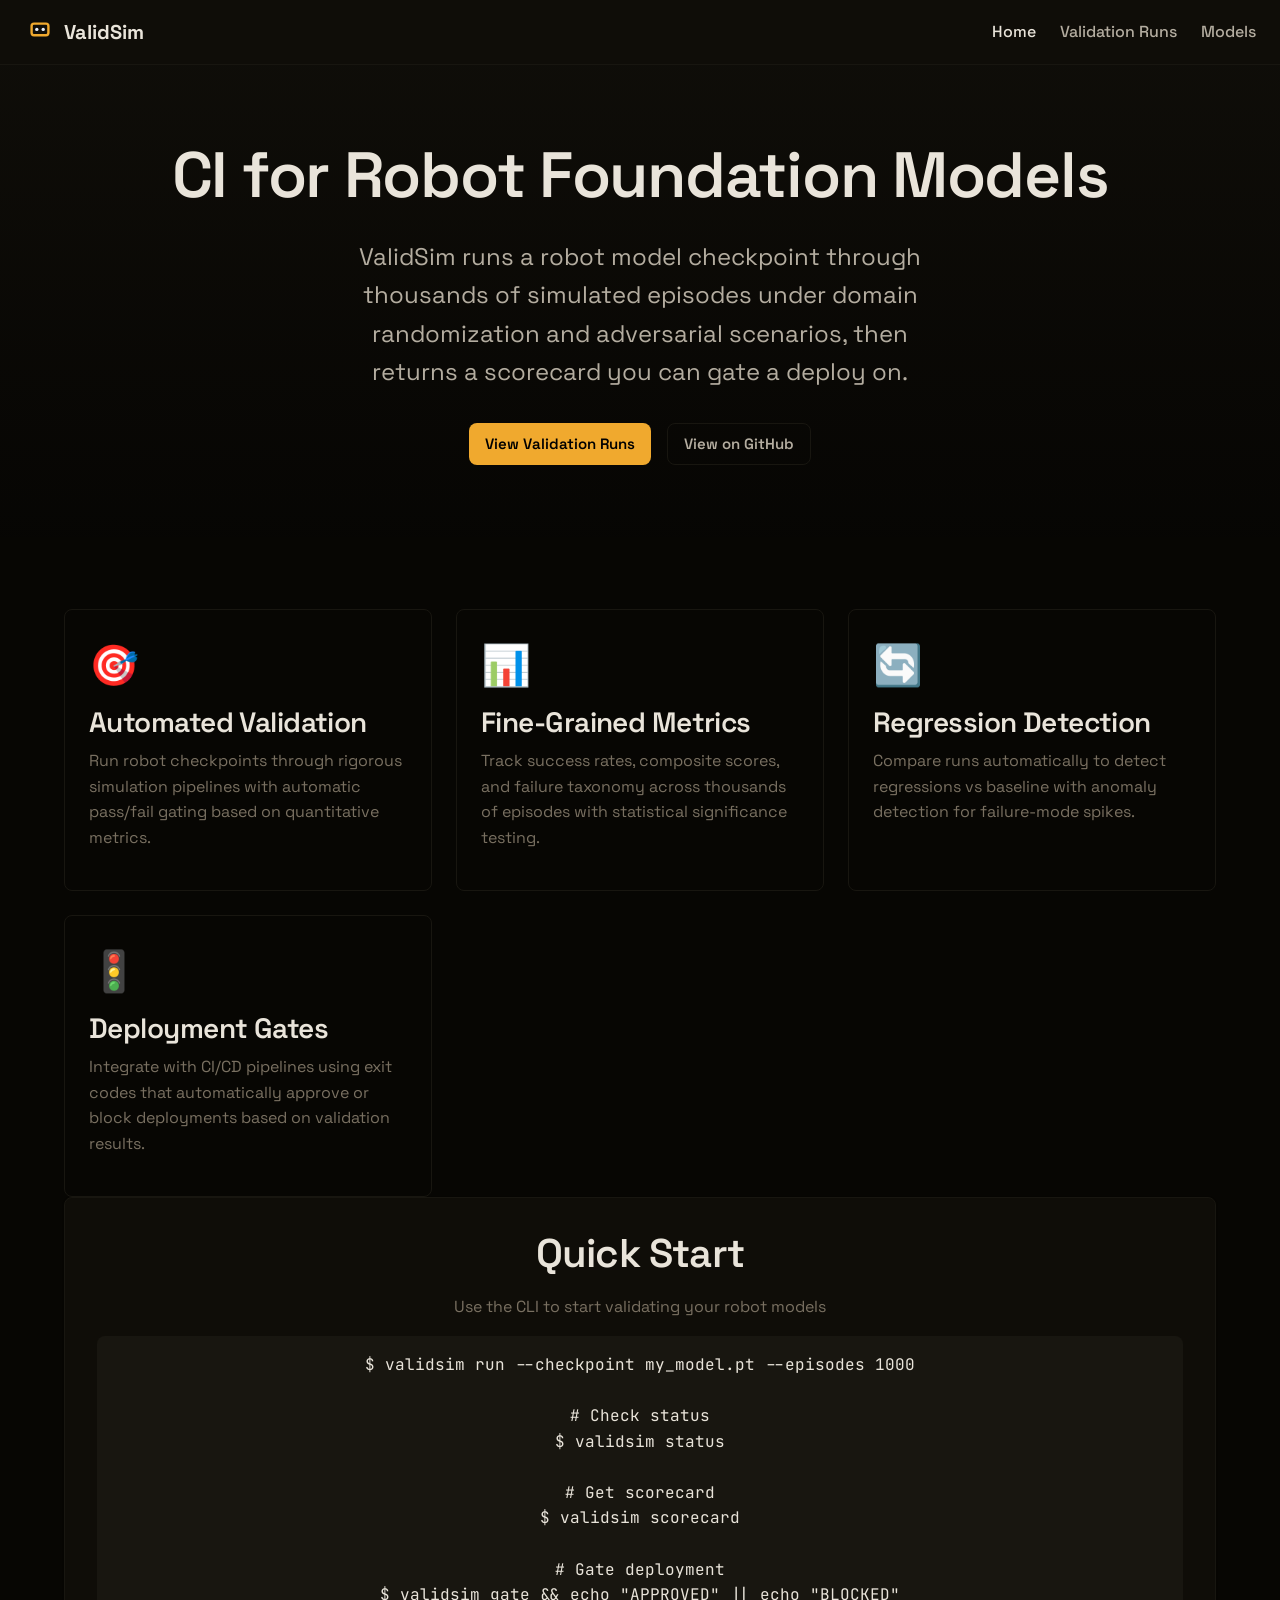
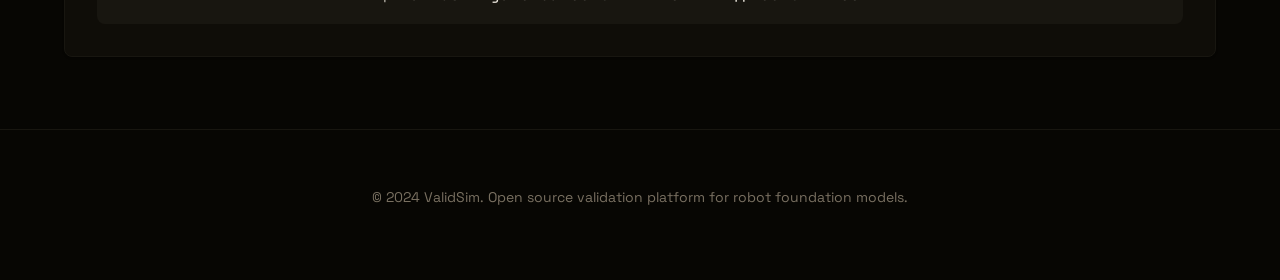
<file: public/index.html>
<!doctype html>
<html lang="en">
  <head>
    <meta charset="utf-8" />
    <meta name="viewport" content="width=device-width, initial-scale=1" />
    <title>ValidSim — CI for robot foundation models</title>
    <link rel="canonical" href="/" />
    <link rel="icon" href="data:image/svg+xml,%3Csvg xmlns='http://www.w3.org/2000/svg' viewBox='0 0 40 40'%3E%3Crect x='9.5' y='9.5' width='21' height='14.5' rx='3' fill='none' stroke='%23F0A92E' stroke-width='3'/%3E%3Ccircle cx='16' cy='16.8' r='2.1' fill='%23E8EEF9'/%3E%3Ccircle cx='24' cy='16.8' r='2.1' fill='%23E8EEF9'/%3E%3C/svg%3E" />
    <link rel="preconnect" href="https://fonts.googleapis.com" />
    <link rel="preconnect" href="https://fonts.gstatic.com" crossorigin />
    <link rel="stylesheet" href="https://fonts.googleapis.com/css2?family=Space+Grotesk:wght@300..700&family=JetBrains+Mono:wght@400;500;700&display=swap" />
    <link rel="stylesheet" href="styles/dashboard.css" />
    <style>
      .hero { 
        text-align: center; 
        padding: var(--space-2xl) 0;
        background: linear-gradient(180deg, var(--bg-secondary) 0%, var(--bg-primary) 100%);
      }
      .hero h1 { font-size: clamp(2.5rem, 6vw + 1rem, 4rem); }
      .hero p { font-size: clamp(1.125rem, 2vw + 0.5rem, 1.5rem); max-width: 600px; margin: 0 auto var(--space-xl); color: var(--fg-secondary); }
      .cta-buttons { display: flex; gap: var(--space-md); justify-content: center; flex-wrap: wrap; }
      .feature-grid { display: grid; grid-template-columns: repeat(auto-fit, minmax(280px, 1fr)); gap: var(--space-lg); margin-top: var(--space-2xl); }
      .feature-card { padding: var(--space-lg); border: 1px solid var(--bg-tertiary); border-radius: var(--radius-md); }
      .feature-icon { font-size: 2.5rem; margin-bottom: var(--space-sm); }
    </style>
  </head>
  <body>
    <a class="skip" href="#main">Skip to content</a>

    <nav class="nav">
      <div class="nav-brand">
        <svg viewBox="0 0 40 40" fill="none">
          <rect x="9.5" y="9.5" width="21" height="14.5" rx="3" stroke="#F0A92E" stroke-width="3"/>
          <circle cx="16" cy="16.8" r="2.1" fill="#E8EEF9"/>
          <circle cx="24" cy="16.8" r="2.1" fill="#E8EEF9"/>
        </svg>
        <span>ValidSim</span>
      </div>
      <ul class="nav-links">
        <li><a href="#" aria-current="page">Home</a></li>
        <li><a href="validations/">Validation Runs</a></li>
        <li><a href="models/">Models</a></li>
      </ul>
    </nav>

    <main id="main">
      <section class="hero">
        <div class="wrap">
          <h1>CI for Robot Foundation Models</h1>
          <p>ValidSim runs a robot model checkpoint through thousands of simulated episodes under domain randomization and adversarial scenarios, then returns a scorecard you can gate a deploy on.</p>
          <div class="cta-buttons">
            <a href="validations/" class="btn btn-primary">View Validation Runs</a>
            <a href="https://github.com/your-org/validsim" class="btn btn-secondary">View on GitHub</a>
          </div>
        </div>
      </section>

      <section class="wrap">
        <div class="feature-grid">
          <div class="feature-card">
            <div class="feature-icon">🎯</div>
            <h3>Automated Validation</h3>
            <p class="text-muted">Run robot checkpoints through rigorous simulation pipelines with automatic pass/fail gating based on quantitative metrics.</p>
          </div>
          <div class="feature-card">
            <div class="feature-icon">📊</div>
            <h3>Fine-Grained Metrics</h3>
            <p class="text-muted">Track success rates, composite scores, and failure taxonomy across thousands of episodes with statistical significance testing.</p>
          </div>
          <div class="feature-card">
            <div class="feature-icon">🔄</div>
            <h3>Regression Detection</h3>
            <p class="text-muted">Compare runs automatically to detect regressions vs baseline with anomaly detection for failure-mode spikes.</p>
          </div>
          <div class="feature-card">
            <div class="feature-icon">🚦</div>
            <h3>Deployment Gates</h3>
            <p class="text-muted">Integrate with CI/CD pipelines using exit codes that automatically approve or block deployments based on validation results.</p>
          </div>
        </div>

        <div class="card mt-xl" style="text-align: center; padding: var(--space-xl);">
          <h2>Quick Start</h2>
          <p class="text-muted">Use the CLI to start validating your robot models</p>
          <pre style="background: var(--bg-tertiary); padding: var(--space-md); border-radius: var(--radius-md); overflow-x: auto; font-family: var(--font-mono);"><code>$ validsim run --checkpoint my_model.pt --episodes 1000

# Check status
$ validsim status

# Get scorecard
$ validsim scorecard

# Gate deployment
$ validsim gate && echo "APPROVED" || echo "BLOCKED"</code></pre>
        </div>
      </section>
    </main>

    <footer style="padding: var(--space-xl) 0; text-align: center; color: var(--fg-muted); border-top: 1px solid var(--bg-tertiary); margin-top: var(--space-2xl);">
      <div class="wrap">
        <p class="text-small">&copy; 2024 ValidSim. Open source validation platform for robot foundation models.</p>
      </div>
    </footer>
  </body>
</html>
</file>
<file: public/styles/dashboard.css>
/**
 * Dashboard stylesheet. Dark mode first, fluid typography, container queries
 * for responsive layouts without media-query bloat. No framework, zero runtime.
 */

:root {
  color-scheme: dark;
  
  /* Typography scale (Space Grotesk) */
  --font-display: 'Space Grotesk', -apple-system, BlinkMacSystemFont, 'Segoe UI', sans-serif;
  --font-mono: 'JetBrains Mono', 'Fira Code', Consolas, monospace;
  
  /* Colors */
  --bg-primary: oklch(12% 0.008 90);
  --bg-secondary: oklch(16% 0.01 92);
  --bg-tertiary: oklch(20% 0.012 94);
  --fg-primary: oklch(92% 0.015 88);
  --fg-secondary: oklch(75% 0.02 85);
  --fg-muted: oklch(55% 0.025 80);
  
  /* Brand colors */
  --accent: #F0A92E;
  --accent-glow: oklch(65% 0.15 58);
  
  /* Status colors */
  --success: oklch(65% 0.18 145);
  --success-border: oklch(55% 0.15 145);
  --warning: oklch(70% 0.15 100);
  --warning-border: oklch(60% 0.12 100);
  --danger: oklch(60% 0.2 340);
  --danger-border: oklch(50% 0.17 340);
  --info: oklch(70% 0.12 210);
  --info-border: oklch(60% 0.1 210);
  
  /* Spacing */
  --space-xs: 0.25rem;
  --space-sm: 0.5rem;
  --space-md: 1rem;
  --space-lg: 1.5rem;
  --space-xl: 2rem;
  --space-2xl: 3rem;
  
  /* Layout */
  --radius-sm: 0.25rem;
  --radius-md: 0.5rem;
  --radius-lg: 1rem;
  --shadow-sm: 0 1px 2px oklch(0% 0 0 / 0.3);
  --shadow-md: 0 4px 6px oklch(0% 0 0 / 0.4);
}

* { box-sizing: border-box; margin: 0; padding: 0; }

html { font-size: 16px; scroll-behavior: smooth; }

body {
  font-family: var(--font-display);
  background: var(--bg-primary);
  color: var(--fg-primary);
  line-height: 1.6;
  min-height: 100vh;
}

/* ===== Typography ===== */

h1, h2, h3, h4, h5, h6 { font-weight: 600; line-height: 1.2; letter-spacing: -0.02em; }

h1 { font-size: clamp(2rem, 5vw + 1rem, 3.5rem); margin-bottom: var(--space-lg); }
h2 { font-size: clamp(1.5rem, 4vw + 0.5rem, 2.5rem); margin-bottom: var(--space-md); }
h3 { font-size: clamp(1.25rem, 3vw + 0.5rem, 1.75rem); margin-bottom: var(--space-sm); }

p { margin-bottom: var(--space-md); }

a { color: var(--accent); text-decoration: none; transition: color 0.2s ease; }
a:hover { color: var(--accent-glow); text-decoration: underline; }

code, pre { font-family: var(--font-mono); }

/* ===== Layout ===== */

.wrap { max-width: 1200px; margin: 0 auto; padding: var(--space-lg); }
.container { display: flex; flex-direction: column; gap: var(--space-lg); }

/* Navigation */

.nav {
  display: flex;
  align-items: center;
  justify-content: space-between;
  padding: var(--space-md) var(--space-lg);
  background: var(--bg-secondary);
  border-bottom: 1px solid var(--bg-tertiary);
  position: sticky;
  top: 0;
  z-index: 100;
}

.nav-brand { display: flex; align-items: center; gap: var(--space-sm); font-weight: 700; font-size: 1.25rem; }

.nav-brand svg { width: 32px; height: 32px; }

.nav-links { display: flex; gap: var(--space-lg); list-style: none; }
.nav-links a { color: var(--fg-secondary); font-weight: 500; }
.nav-links a:hover, .nav-links a[aria-current="page"] { color: var(--fg-primary); text-decoration: none; }

/* ===== Cards ===== */

.card {
  background: var(--bg-secondary);
  border-radius: var(--radius-md);
  padding: var(--space-lg);
  box-shadow: var(--shadow-sm);
  border: 1px solid var(--bg-tertiary);
}

.grid {
  display: grid;
  gap: var(--space-lg);
  grid-template-columns: repeat(auto-fit, minmax(280px, 1fr));
}

/* ===== Tables ===== */

.table-container { overflow-x: auto; border-radius: var(--radius-md); border: 1px solid var(--bg-tertiary); }

table { width: 100%; border-collapse: collapse; font-size: 0.9375rem; }

th, td { padding: var(--space-sm) var(--space-md); text-align: left; border-bottom: 1px solid var(--bg-tertiary); }
th { background: var(--bg-tertiary); font-weight: 600; font-size: 0.8125rem; text-transform: uppercase; color: var(--fg-secondary); }
tr:hover { background: var(--bg-tertiary); }
td { vertical-align: middle; }

/* ===== Badges ===== */

.badge {
  display: inline-flex;
  align-items: center;
  padding: var(--space-xs) var(--space-sm);
  border-radius: 9999px;
  font-size: 0.75rem;
  font-weight: 600;
  text-transform: uppercase;
  letter-spacing: 0.05em;
}

.badge-success { background: oklch(25% 0.08 145 / 0.3); color: var(--success); border: 1px solid var(--success-border); }
.badge-warning { background: oklch(35% 0.08 100 / 0.3); color: var(--warning); border: 1px solid var(--warning-border); }
.badge-danger { background: oklch(25% 0.08 340 / 0.3); color: var(--danger); border: 1px solid var(--danger-border); }
.badge-info { background: oklch(30% 0.06 210 / 0.3); color: var(--info); border: 1px solid var(--info-border); }
.badge-neutral { background: var(--bg-tertiary); color: var(--fg-secondary); border: 1px solid var(--bg-tertiary); }

/* ===== Buttons ===== */

.btn {
  display: inline-flex;
  align-items: center;
  justify-content: center;
  gap: var(--space-sm);
  padding: var(--space-sm) var(--space-md);
  border-radius: var(--radius-md);
  font-size: 0.9375rem;
  font-weight: 600;
  cursor: pointer;
  transition: all 0.2s ease;
  text-decoration: none;
  border: none;
}

.btn-primary { background: var(--accent); color: #000; }
.btn-primary:hover { background: var(--accent-glow); text-decoration: none; transform: translateY(-1px); }

.btn-secondary { background: transparent; color: var(--fg-secondary); border: 1px solid var(--bg-tertiary); }
.btn-secondary:hover { color: var(--fg-primary); border-color: var(--fg-secondary); }

.btn:disabled { opacity: 0.5; cursor: not-allowed; }

/* ===== Loading Spinner ===== */

.spinner { animation: spin 1s linear infinite; width: 24px; height: 24px; }

@keyframes spin { 100% { transform: rotate(360deg); } }

/* ===== Status Banner ===== */

.status-banner { padding: var(--space-md) var(--space-lg); border-radius: var(--radius-md); border-left: 4px solid; margin-bottom: var(--space-lg); }
.status-banner-approved { background: oklch(25% 0.05 145 / 0.2); border-color: var(--success); }
.status-banner-blocked { background: oklch(25% 0.05 340 / 0.2); border-color: var(--danger); }

/* ===== Empty States ===== */

.empty-state { text-align: center; padding: var(--space-2xl) var(--space-lg); color: var(--fg-muted); }
.empty-state-icon { font-size: 3rem; margin-bottom: var(--space-md); opacity: 0.5; }

/* ===== Error States ===== */

.error-state { text-align: center; padding: var(--space-lg); background: oklch(30% 0.08 340 / 0.1); border-radius: var(--radius-md); border: 1px solid var(--danger-border); }
.error-icon { font-size: 2rem; margin-bottom: var(--space-sm); display: block; }

/* ===== Utility Classes ===== */

.mt-sm { margin-top: var(--space-sm); }
.mt-md { margin-top: var(--space-md); }
.mt-lg { margin-top: var(--space-lg); }

.text-center { text-align: center; }
.text-right { text-align: right; }
.text-small { font-size: 0.875rem; }
.text-muted { color: var(--fg-muted); }
.font-mono { font-family: var(--font-mono); }
.font-bold { font-weight: 700; }

.hidden { display: none !important; }

.skip { position: absolute; left: -9999px; top: auto; width: 1px; height: 1px; overflow: hidden; }
.skip:focus { position: fixed; left: auto; top: auto; width: auto; height: auto; z-index: 9999; padding: var(--space-sm) var(--space-md); background: var(--accent); color: #000; border-radius: var(--radius-md); }

/* ===== Container Queries ===== */

@media (min-width: 640px) {
  .container--md { display: grid; grid-template-columns: repeat(2, 1fr); gap: var(--space-lg); }
}

@media (min-width: 1024px) {
  .container--lg { display: grid; grid-template-columns: repeat(3, 1fr); gap: var(--space-lg); }
}

/* ===== Print Styles ===== */

@media print {
  .nav, .btn, .skip { display: none !important; }
  body { background: white; color: black; }
  .card { break-inside: avoid; border: 1px solid #ccc; box-shadow: none; }
}

/* ===== Failure Analysis Styles ===== */

.failure-mode-item { margin-bottom: var(--space-md); }

.failure-mode-label {
  font-size: 0.875rem;
  font-weight: 500;
  margin-bottom: var(--space-xs);
  color: var(--fg-secondary);
}

.failure-mode-bar-wrapper {
  height: 24px;
  background: var(--bg-tertiary);
  border-radius: var(--radius-sm);
  overflow: hidden;
  position: relative;
}

.failure-mode-bar {
  height: 100%;
  background: linear-gradient(90deg, var(--accent) 0%, var(--danger) 100%);
  transition: width 0.3s ease;
  border-radius: var(--radius-sm);
}

.failure-mode-stats {
  display: flex;
  justify-content: space-between;
  margin-top: var(--space-xs);
  font-size: 0.8125rem;
}

.episode-row:last-child { border-bottom: none; }

/* ===== Card Stats ===== */

.stats-card { text-align: center; }
.stats-card-value { font-size: 2.5rem; font-weight: 700; line-height: 1; margin-bottom: var(--space-xs); }
.stats-card-label { font-size: 0.875rem; color: var(--fg-muted); text-transform: uppercase; letter-spacing: 0.05em; }
.stats-card-success { color: var(--success); }
.stats-card-warning { color: var(--warning); }
.stats-card-danger { color: var(--danger); }

/* ===== Comparison Page Styles ===== */

.cmp-header {
  display: flex;
  align-items: center;
  justify-content: space-between;
  margin-bottom: var(--space-lg);
}

.breadcrumb {
  font-size: 0.875rem;
  color: var(--fg-muted);
}

.breadcrumb a { color: var(--fg-secondary); }
.breadcrumb a:hover { color: var(--accent); }

/* Decision Banner */
.cmp-decision-banner {
  background: linear-gradient(135deg, oklch(25% 0.05 145 / 0.15), oklch(25% 0.05 340 / 0.15));
  border: 1px solid var(--bg-tertiary);
  border-radius: var(--radius-md);
  padding: var(--space-lg);
  margin-bottom: var(--space-lg);
}

.cmp-decision-header {
  display: flex;
  align-items: center;
  gap: var(--space-md);
  margin-bottom: var(--space-sm);
}

.cmp-decision-header h2 { margin: 0; font-size: 1.5rem; }

.severity-badge {
  padding: var(--space-xs) var(--space-sm);
  border-radius: 9999px;
  font-size: 0.75rem;
  font-weight: 600;
  text-transform: uppercase;
}

.severity-critical {
  background: oklch(25% 0.08 340 / 0.3);
  color: var(--danger);
  border: 1px solid var(--danger-border);
}

.severity-warning {
  background: oklch(35% 0.08 100 / 0.3);
  color: var(--warning);
  border: 1px solid var(--warning-border);
}

.severity-info {
  background: oklch(30% 0.06 210 / 0.3);
  color: var(--info);
  border: 1px solid var(--info-border);
}

.cmp-decision-summary p {
  margin: 0;
  color: var(--fg-secondary);
  line-height: 1.5;
}

/* Stats Cards for Comparison */
.card-stats {
  display: grid;
  grid-template-columns: repeat(auto-fit, minmax(200px, 1fr));
  gap: var(--space-md);
  margin-bottom: var(--space-lg);
}

.stats-item {
  background: var(--bg-tertiary);
  border-radius: var(--radius-sm);
  padding: var(--space-md);
  text-align: center;
}

.stats-label {
  font-size: 0.75rem;
  color: var(--fg-muted);
  text-transform: uppercase;
  letter-spacing: 0.05em;
  margin-bottom: var(--space-xs);
}

.stats-value {
  font-size: 1.125rem;
  font-weight: 600;
  color: var(--fg-primary);
}

/* Metrics Section */
.cmp-metrics-section {
  margin-bottom: var(--space-xl);
}

.cmp-metrics-section h3 {
  margin-bottom: var(--space-md);
  font-size: 1.25rem;
}

.cmp-metric-card {
  background: var(--bg-tertiary);
  border: 1px solid var(--bg-tertiary);
  border-radius: var(--radius-md);
  padding: var(--space-lg);
  margin-bottom: var(--space-md);
  transition: all 0.2s ease;
}

.cmp-metric-card:hover {
  box-shadow: var(--shadow-sm);
}

.metric-header {
  display: flex;
  align-items: center;
  justify-content: space-between;
  margin-bottom: var(--space-md);
}

.metric-header h4 {
  margin: 0;
  font-size: 1rem;
  font-weight: 600;
}

.metric-significance {
  font-size: 0.75rem;
  color: var(--fg-muted);
  text-transform: uppercase;
}

.metric-values {
  display: flex;
  align-items: center;
  justify-content: center;
  gap: var(--space-lg);
  margin-bottom: var(--space-sm);
}

.metric-value small {
  display: block;
  font-size: 0.75rem;
  color: var(--fg-muted);
  text-transform: uppercase;
  letter-spacing: 0.05em;
}

.metric-value strong {
  font-size: 1.5rem;
  font-weight: 700;
  color: var(--fg-primary);
}

.metric-arrow {
  font-size: 1.5rem;
  color: var(--fg-muted);
}

.metric-delta {
  text-align: center;
  font-size: 0.875rem;
  color: var(--fg-secondary);
  margin-bottom: var(--space-sm);
}

.metric-delta .delta-val {
  font-weight: 600;
  font-size: 1rem;
}

.metric-statistics {
  display: flex;
  align-items: center;
  justify-content: center;
  gap: var(--space-md);
  font-size: 0.8125rem;
  color: var(--fg-muted);
  margin-bottom: var(--space-sm);
}

.stat-item strong { color: var(--fg-secondary); }

.metric-severity {
  text-align: center;
}

.severity-pill {
  display: inline-block;
  padding: var(--space-xs) var(--space-sm);
  border-radius: 9999px;
  font-size: 0.75rem;
  font-weight: 600;
  text-transform: uppercase;
}

.severity-pill-severity-critical {
  background: oklch(25% 0.08 340 / 0.3);
  color: var(--danger);
  border: 1px solid var(--danger-border);
}

.severity-pill-severity-warning {
  background: oklch(35% 0.08 100 / 0.3);
  color: var(--warning);
  border: 1px solid var(--warning-border);
}

.severity-pill-severity-info {
  background: oklch(30% 0.06 210 / 0.3);
  color: var(--info);
  border: 1px solid var(--info-border);
}

/* Action Section */
.cmp-actions-section {
  margin-top: var(--space-xl);
  padding-top: var(--space-lg);
  border-top: 1px solid var(--bg-tertiary);
}

.btn-group {
  display: flex;
  gap: var(--space-md);
  flex-wrap: wrap;
}

/* State classes */
.state-loading,
.state-error,
.state-empty {
  text-align: center;
  padding: var(--space-2xl) var(--space-lg);
}

.state-loading p,
.state-error p,
.state-empty p {
  color: var(--fg-muted);
  margin-top: var(--space-md);
}

/* Responsive */
@media (max-width: 640px) {
  .cmp-header {
    flex-direction: column;
    align-items: flex-start;
    gap: var(--space-md);
  }
  
  .btn-group {
    flex-direction: column;
  }
  
  .metric-values {
    flex-direction: column;
    gap: var(--space-sm);
  }
  
  .stats-card {
    grid-template-columns: 1fr;
  }
}
</file>
